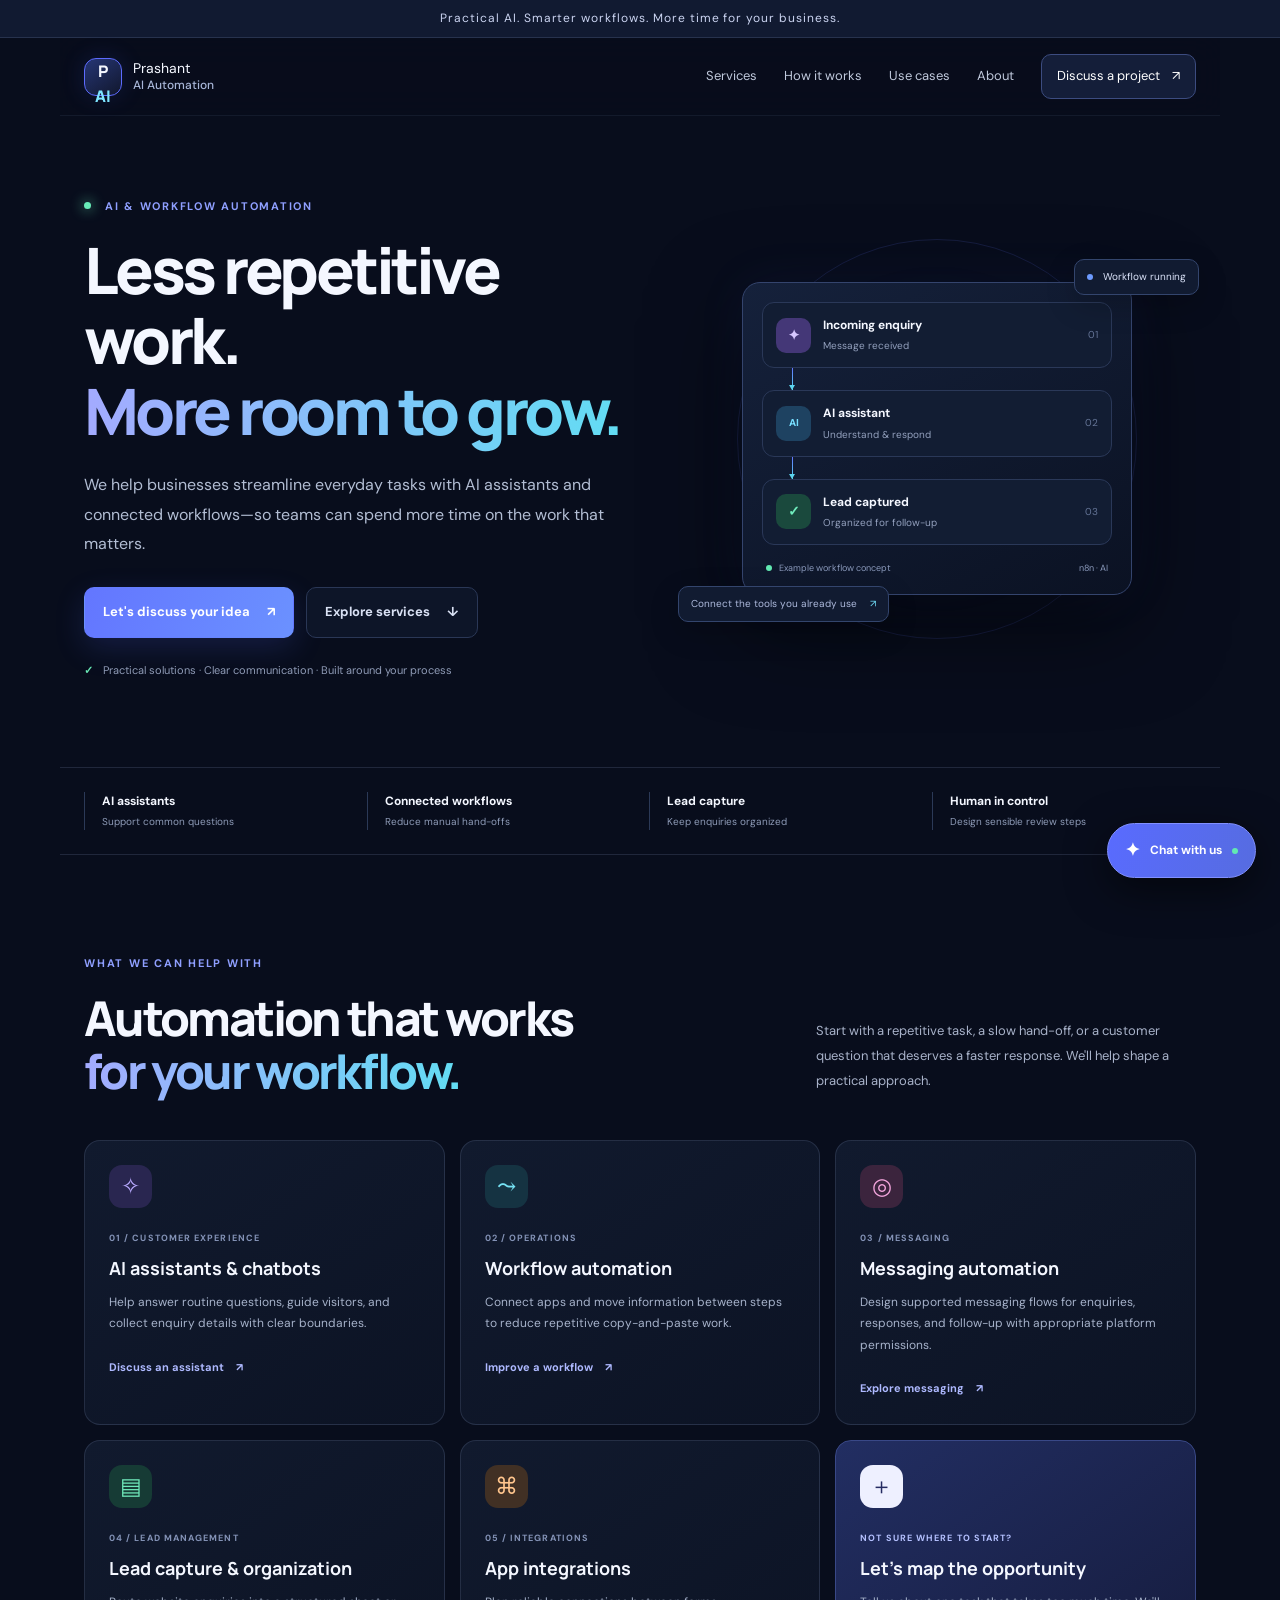
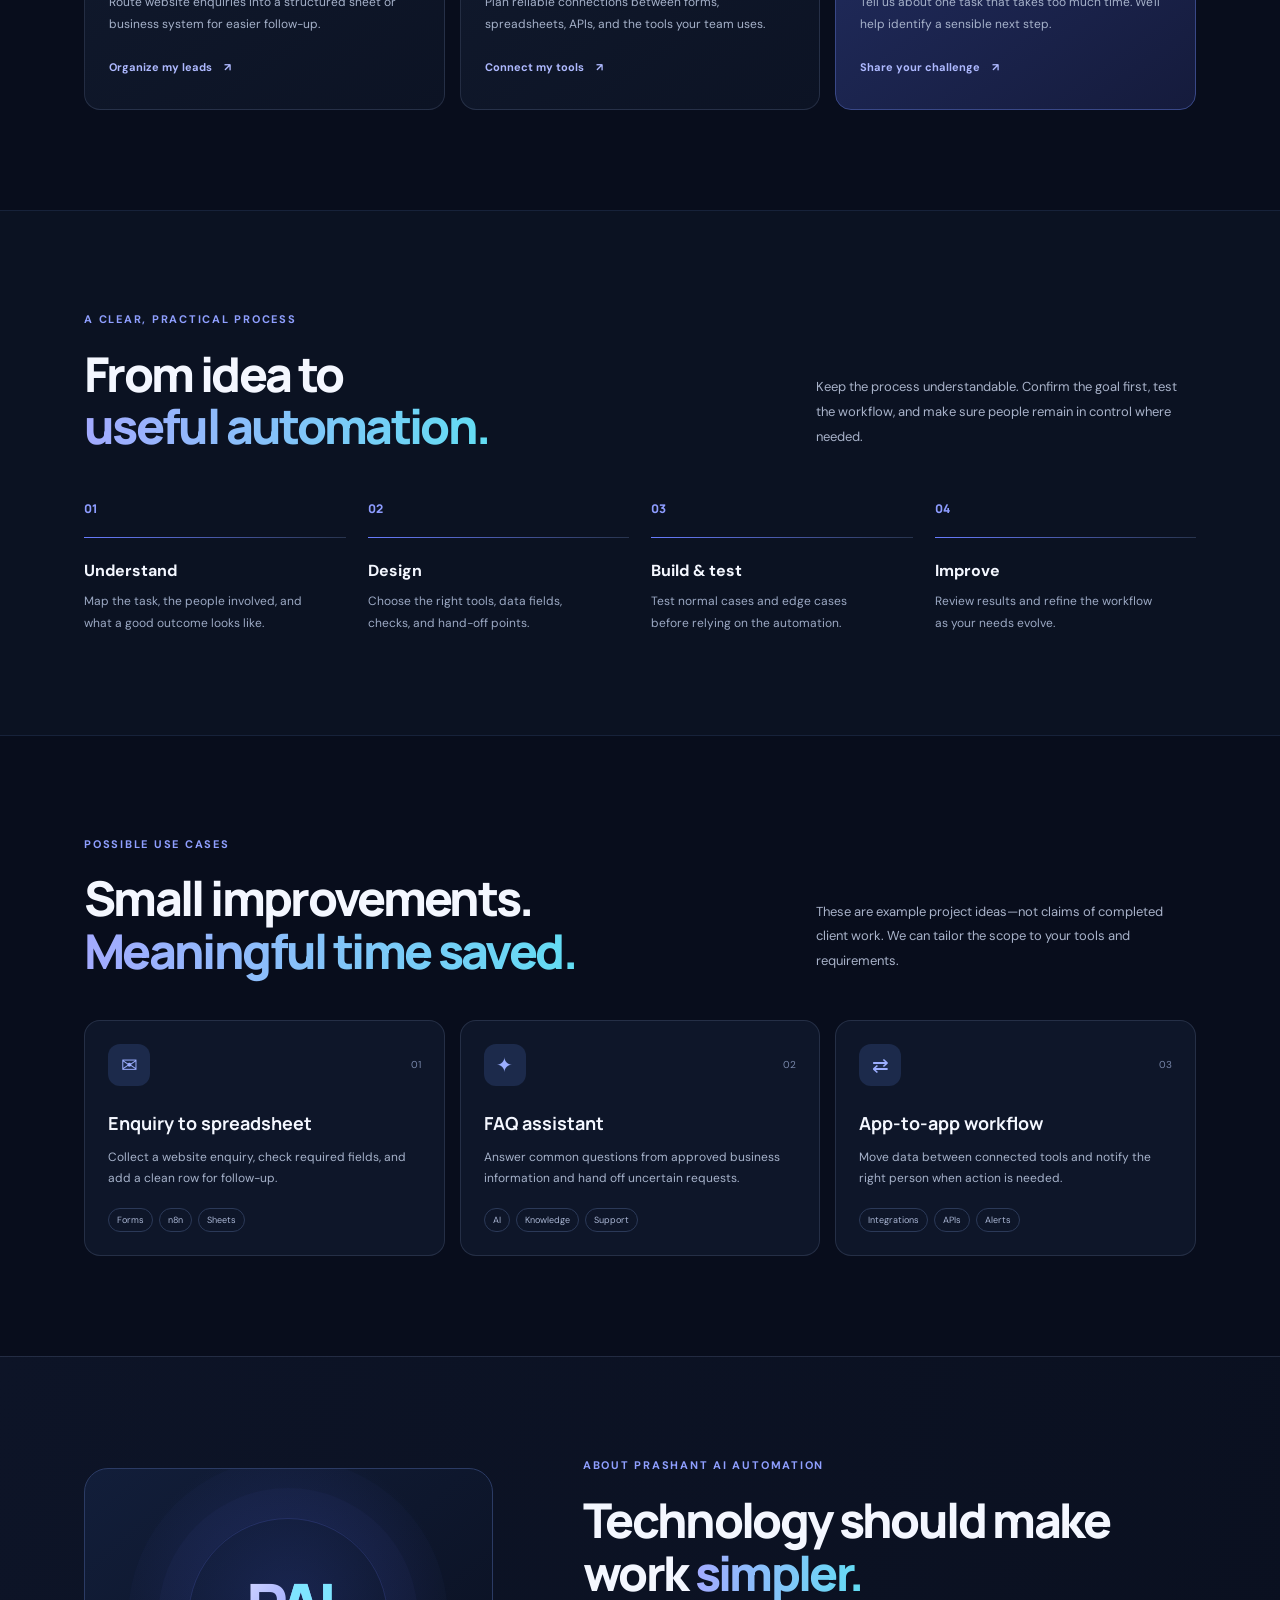
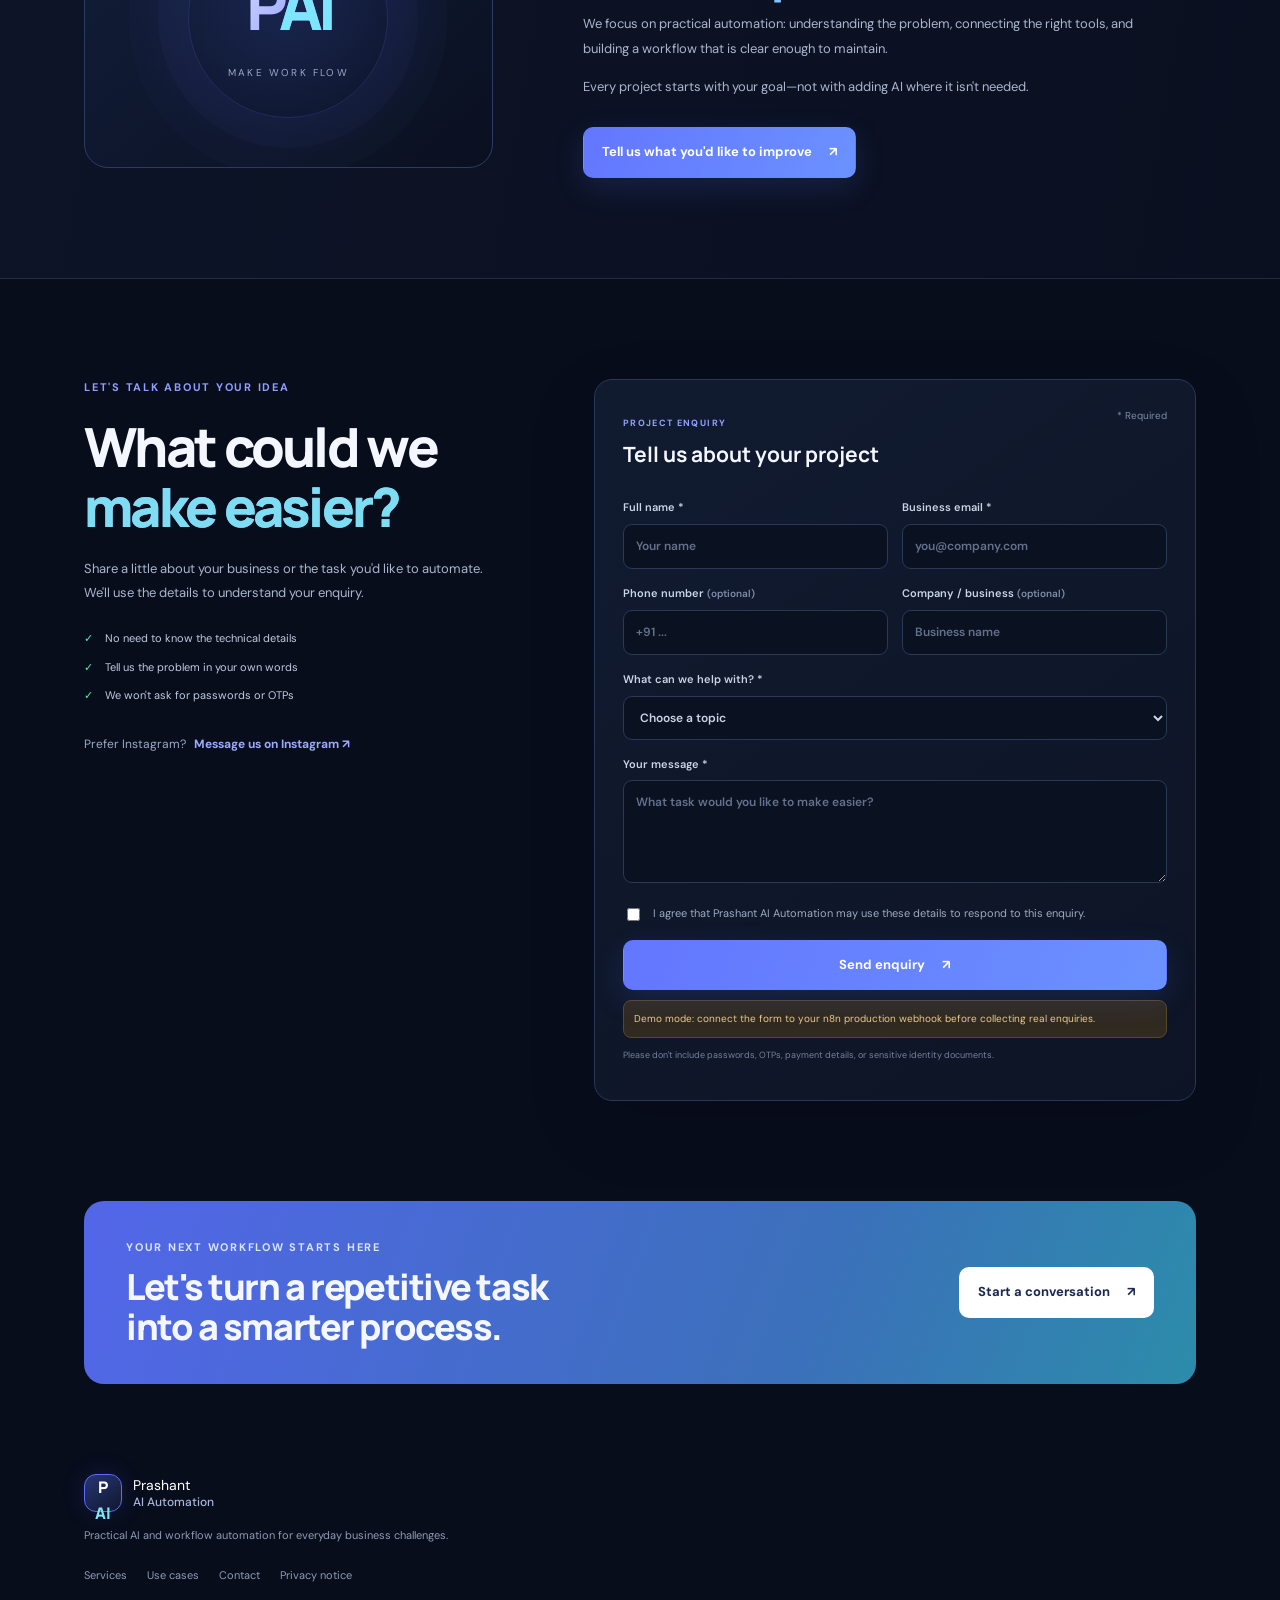
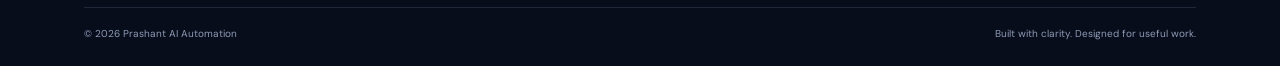
<file: index.html>
<!doctype html>
<html lang="en">
<head>
  <meta charset="utf-8">
  <meta name="viewport" content="width=device-width, initial-scale=1">
  <meta name="theme-color" content="#080d1c">
  <meta name="description" content="Prashant AI Automation helps businesses simplify repetitive work with AI assistants and intelligent workflows.">
  <title>Prashant AI Automation | Work Smarter with AI</title>
  <link rel="stylesheet" href="styles.css">
</head>
<body>
  <div class="announcement">Practical AI. Smarter workflows. More time for your business.</div>
  <header class="site-header">
    <a class="brand" href="#home" aria-label="Prashant AI Automation home">
      <span class="brand-mark">P<span>AI</span></span>
      <span class="brand-name">Prashant <b>AI Automation</b></span>
    </a>
    <button class="menu-toggle" id="menuToggle" aria-label="Open navigation" aria-expanded="false">☰</button>
    <nav id="mainNav">
      <a href="#services">Services</a><a href="#process">How it works</a><a href="#work">Use cases</a><a href="#about">About</a>
      <a class="nav-cta" href="#contact">Discuss a project <span>↗</span></a>
    </nav>
  </header>

  <main>
    <section class="hero section" id="home">
      <div class="hero-copy">
        <div class="eyebrow"><span class="pulse"></span> AI & WORKFLOW AUTOMATION</div>
        <h1>Less repetitive work.<br><span>More room to grow.</span></h1>
        <p class="hero-intro">We help businesses streamline everyday tasks with AI assistants and connected workflows—so teams can spend more time on the work that matters.</p>
        <div class="hero-actions">
          <a class="button primary" href="#contact">Let's discuss your idea <span>↗</span></a>
          <a class="button secondary" href="#services">Explore services <span>↓</span></a>
        </div>
        <div class="trust-note"><span class="mini-check">✓</span> Practical solutions · Clear communication · Built around your process</div>
      </div>
      <div class="hero-art" aria-label="Illustration of connected automation steps">
        <div class="orb orb-one"></div><div class="orb orb-two"></div>
        <div class="art-label label-top"><span class="dot blue"></span> Workflow running</div>
        <div class="workflow-card">
          <div class="flow-node"><span class="node-icon purple">✦</span><div><b>Incoming enquiry</b><small>Message received</small></div><span class="node-state">01</span></div>
          <div class="flow-connector"><i></i></div>
          <div class="flow-node"><span class="node-icon blue-bg">AI</span><div><b>AI assistant</b><small>Understand & respond</small></div><span class="node-state">02</span></div>
          <div class="flow-connector"><i></i></div>
          <div class="flow-node"><span class="node-icon green">✓</span><div><b>Lead captured</b><small>Organized for follow-up</small></div><span class="node-state">03</span></div>
          <div class="card-footer"><span class="live-dot"></span> Example workflow concept <span class="footer-right">n8n · AI</span></div>
        </div>
        <div class="art-label label-bottom">Connect the tools you already use <span>↗</span></div>
      </div>
    </section>

    <section class="proof-strip">
      <div><b>AI assistants</b><span>Support common questions</span></div>
      <div><b>Connected workflows</b><span>Reduce manual hand-offs</span></div>
      <div><b>Lead capture</b><span>Keep enquiries organized</span></div>
      <div><b>Human in control</b><span>Design sensible review steps</span></div>
    </section>

    <section class="section" id="services">
      <div class="section-heading">
        <div><div class="eyebrow">WHAT WE CAN HELP WITH</div><h2>Automation that works<br><span>for your workflow.</span></h2></div>
        <p>Start with a repetitive task, a slow hand-off, or a customer question that deserves a faster response. We'll help shape a practical approach.</p>
      </div>
      <div class="service-grid">
        <article class="service-card"><div class="service-icon violet">✧</div><div class="card-kicker">01 / CUSTOMER EXPERIENCE</div><h3>AI assistants & chatbots</h3><p>Help answer routine questions, guide visitors, and collect enquiry details with clear boundaries.</p><a href="#contact" class="text-link">Discuss an assistant <span>↗</span></a></article>
        <article class="service-card"><div class="service-icon cyan">⤳</div><div class="card-kicker">02 / OPERATIONS</div><h3>Workflow automation</h3><p>Connect apps and move information between steps to reduce repetitive copy-and-paste work.</p><a href="#contact" class="text-link">Improve a workflow <span>↗</span></a></article>
        <article class="service-card"><div class="service-icon pink">◎</div><div class="card-kicker">03 / MESSAGING</div><h3>Messaging automation</h3><p>Design supported messaging flows for enquiries, responses, and follow-up with appropriate platform permissions.</p><a href="#contact" class="text-link">Explore messaging <span>↗</span></a></article>
        <article class="service-card"><div class="service-icon green">▤</div><div class="card-kicker">04 / LEAD MANAGEMENT</div><h3>Lead capture & organization</h3><p>Route website enquiries into a structured sheet or business system for easier follow-up.</p><a href="#contact" class="text-link">Organize my leads <span>↗</span></a></article>
        <article class="service-card"><div class="service-icon orange">⌘</div><div class="card-kicker">05 / INTEGRATIONS</div><h3>App integrations</h3><p>Plan reliable connections between forms, spreadsheets, APIs, and the tools your team uses.</p><a href="#contact" class="text-link">Connect my tools <span>↗</span></a></article>
        <article class="service-card featured-card"><div class="service-icon white-icon">＋</div><div class="card-kicker">NOT SURE WHERE TO START?</div><h3>Let's map the opportunity</h3><p>Tell us about one task that takes too much time. We'll help identify a sensible next step.</p><a href="#contact" class="text-link">Share your challenge <span>↗</span></a></article>
      </div>
    </section>

    <section class="process-section" id="process">
      <div class="section">
        <div class="section-heading">
          <div><div class="eyebrow">A CLEAR, PRACTICAL PROCESS</div><h2>From idea to<br><span>useful automation.</span></h2></div>
          <p>Keep the process understandable. Confirm the goal first, test the workflow, and make sure people remain in control where needed.</p>
        </div>
        <div class="steps">
          <article><span class="step-number">01</span><div class="step-line"></div><h3>Understand</h3><p>Map the task, the people involved, and what a good outcome looks like.</p></article>
          <article><span class="step-number">02</span><div class="step-line"></div><h3>Design</h3><p>Choose the right tools, data fields, checks, and hand-off points.</p></article>
          <article><span class="step-number">03</span><div class="step-line"></div><h3>Build & test</h3><p>Test normal cases and edge cases before relying on the automation.</p></article>
          <article><span class="step-number">04</span><div class="step-line"></div><h3>Improve</h3><p>Review results and refine the workflow as your needs evolve.</p></article>
        </div>
      </div>
    </section>

    <section class="section" id="work">
      <div class="section-heading">
        <div><div class="eyebrow">POSSIBLE USE CASES</div><h2>Small improvements.<br><span>Meaningful time saved.</span></h2></div>
        <p>These are example project ideas—not claims of completed client work. We can tailor the scope to your tools and requirements.</p>
      </div>
      <div class="usecase-grid">
        <article class="usecase"><div class="usecase-top"><span class="usecase-symbol">✉</span><span>01</span></div><h3>Enquiry to spreadsheet</h3><p>Collect a website enquiry, check required fields, and add a clean row for follow-up.</p><div class="tag-row"><span>Forms</span><span>n8n</span><span>Sheets</span></div></article>
        <article class="usecase"><div class="usecase-top"><span class="usecase-symbol">✦</span><span>02</span></div><h3>FAQ assistant</h3><p>Answer common questions from approved business information and hand off uncertain requests.</p><div class="tag-row"><span>AI</span><span>Knowledge</span><span>Support</span></div></article>
        <article class="usecase"><div class="usecase-top"><span class="usecase-symbol">⇄</span><span>03</span></div><h3>App-to-app workflow</h3><p>Move data between connected tools and notify the right person when action is needed.</p><div class="tag-row"><span>Integrations</span><span>APIs</span><span>Alerts</span></div></article>
      </div>
    </section>

    <section class="about-section" id="about">
      <div class="section about-layout">
        <div class="about-mark"><div class="about-glow"></div><div class="about-logo">P<span>AI</span></div><div class="about-caption">MAKE WORK FLOW</div></div>
        <div class="about-copy"><div class="eyebrow">ABOUT PRASHANT AI AUTOMATION</div><h2>Technology should make work <span>simpler.</span></h2><p>We focus on practical automation: understanding the problem, connecting the right tools, and building a workflow that is clear enough to maintain.</p><p>Every project starts with your goal—not with adding AI where it isn't needed.</p><a href="#contact" class="button primary">Tell us what you'd like to improve <span>↗</span></a></div>
      </div>
    </section>

    <section class="section contact-section" id="contact">
      <div class="contact-intro"><div class="eyebrow">LET'S TALK ABOUT YOUR IDEA</div><h2>What could we<br><span>make easier?</span></h2><p>Share a little about your business or the task you'd like to automate. We'll use the details to understand your enquiry.</p><div class="contact-points"><div><span>✓</span> No need to know the technical details</div><div><span>✓</span> Tell us the problem in your own words</div><div><span>✓</span> We won't ask for passwords or OTPs</div></div><div class="contact-alternate">Prefer Instagram? <a id="instagramLink" href="#" target="_blank" rel="noopener noreferrer">Message us on Instagram ↗</a></div></div>
      <form class="contact-form" id="leadForm">
        <div class="form-head"><div><span class="form-eyebrow">PROJECT ENQUIRY</span><h3>Tell us about your project</h3></div><span class="required-note">* Required</span></div>
        <div class="field-row"><label>Full name *<input name="name" autocomplete="name" required maxlength="100" placeholder="Your name"></label><label>Business email *<input type="email" name="email" autocomplete="email" required maxlength="160" placeholder="you@company.com"></label></div>
        <div class="field-row"><label>Phone number <span class="optional">(optional)</span><input type="tel" name="phone" autocomplete="tel" maxlength="30" placeholder="+91 ..."></label><label>Company / business <span class="optional">(optional)</span><input name="company" autocomplete="organization" maxlength="120" placeholder="Business name"></label></div>
        <label>What can we help with? *<select name="interest" required><option value="">Choose a topic</option><option>AI chatbot or assistant</option><option>Workflow automation</option><option>Instagram or messaging automation</option><option>Lead capture and Google Sheets</option><option>App integrations</option><option>Not sure yet — help me explore</option><option>Other</option></select></label>
        <label>Your message *<textarea name="message" required minlength="10" maxlength="3000" rows="4" placeholder="What task would you like to make easier?"></textarea></label>
        <label class="consent"><input type="checkbox" name="consent" required><span>I agree that Prashant AI Automation may use these details to respond to this enquiry.</span></label>
        <button class="button primary submit-button" type="submit">Send enquiry <span>↗</span></button>
        <p class="form-status" id="formStatus" role="status" aria-live="polite">Demo mode: connect the form to your n8n production webhook before collecting real enquiries.</p>
        <p class="privacy-note">Please don't include passwords, OTPs, payment details, or sensitive identity documents.</p>
      </form>
    </section>

    <section class="bottom-cta"><div><div class="eyebrow">YOUR NEXT WORKFLOW STARTS HERE</div><h2>Let's turn a repetitive task<br>into a smarter process.</h2></div><a class="button light-button" href="#contact">Start a conversation <span>↗</span></a></section>
  </main>

  <footer class="footer">
    <a class="brand footer-brand" href="#home"><span class="brand-mark">P<span>AI</span></span><span class="brand-name">Prashant <b>AI Automation</b></span></a>
    <p>Practical AI and workflow automation for everyday business challenges.</p>
    <div class="footer-links"><a href="#services">Services</a><a href="#work">Use cases</a><a href="#contact">Contact</a><a href="privacy.html">Privacy notice</a></div>
    <div class="footer-bottom"><span>© <span id="year"></span> Prashant AI Automation</span><span>Built with clarity. Designed for useful work.</span></div>
  </footer>

  <button class="chat-launcher" id="chatLauncher" aria-label="Open AI chat" aria-expanded="false"><span class="chat-launcher-icon">✦</span><span>Chat with us</span><span class="chat-online"></span></button>
  <section class="chat-panel" id="chatPanel" aria-label="Website chat" hidden>
    <div class="chat-head"><div class="chat-avatar">P<span>AI</span></div><div><b>Prashant AI Assistant</b><small><span class="chat-online"></span> Website assistant</small></div><button id="chatClose" aria-label="Close chat">×</button></div>
    <div class="chat-messages" id="chatMessages"><div class="chat-bubble bot">Hello! Welcome to Prashant AI Automation. What would you like help with today?</div><div class="chat-hint">Demo chat UI — connect an n8n chat webhook to enable live AI replies.</div></div>
    <form id="chatForm" class="chat-input-row"><input id="chatInput" name="message" maxlength="1500" placeholder="Write your message..." aria-label="Your message" required><button type="submit" aria-label="Send message">➤</button></form>
    <div class="chat-disclaimer">Don't share passwords, OTPs, or payment details.</div>
  </section>
  <script src="config.js"></script>
  <script src="script.js"></script>
</body>
</html>
</file>
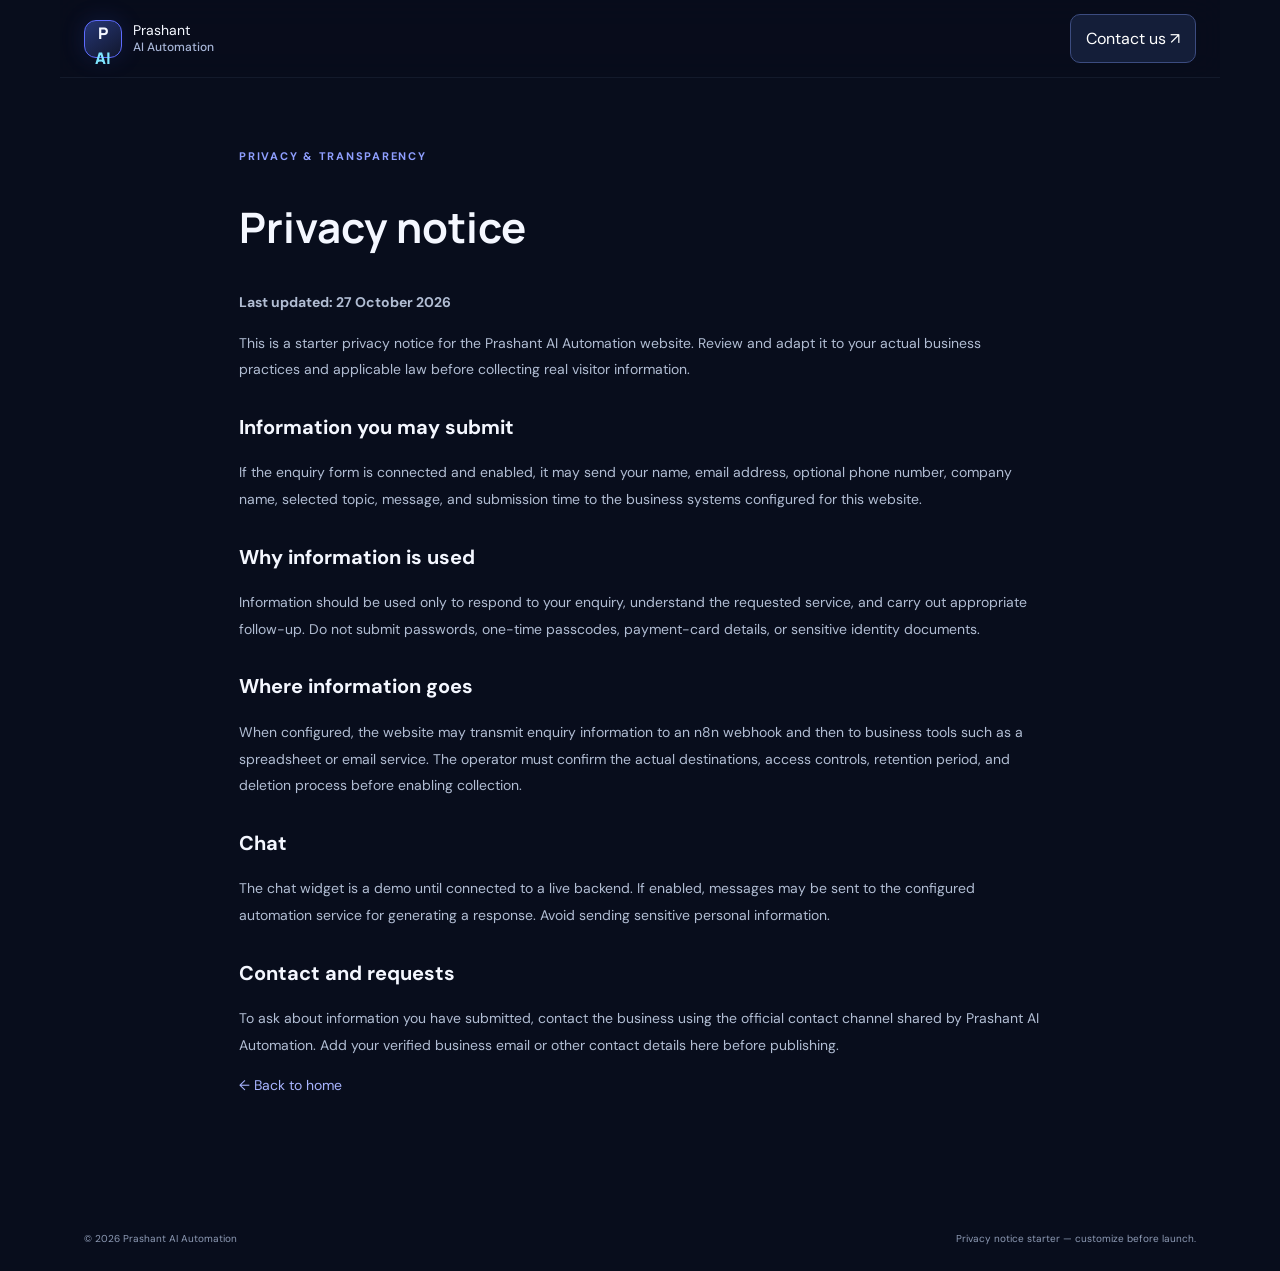
<file: privacy.html>
<!doctype html>
<html lang="en"><head><meta charset="utf-8"><meta name="viewport" content="width=device-width, initial-scale=1"><meta name="theme-color" content="#080d1c"><title>Privacy Notice | Prashant AI Automation</title><link rel="stylesheet" href="styles.css"></head>
<body><header class="site-header"><a class="brand" href="index.html"><span class="brand-mark">P<span>AI</span></span><span class="brand-name">Prashant <b>AI Automation</b></span></a><a class="nav-cta" href="index.html#contact">Contact us ↗</a></header>
<main class="privacy-page"><div class="eyebrow">PRIVACY & TRANSPARENCY</div><h1>Privacy notice</h1><p><strong>Last updated: 27 October 2026</strong></p><p>This is a starter privacy notice for the Prashant AI Automation website. Review and adapt it to your actual business practices and applicable law before collecting real visitor information.</p>
<h2>Information you may submit</h2><p>If the enquiry form is connected and enabled, it may send your name, email address, optional phone number, company name, selected topic, message, and submission time to the business systems configured for this website.</p>
<h2>Why information is used</h2><p>Information should be used only to respond to your enquiry, understand the requested service, and carry out appropriate follow-up. Do not submit passwords, one-time passcodes, payment-card details, or sensitive identity documents.</p>
<h2>Where information goes</h2><p>When configured, the website may transmit enquiry information to an n8n webhook and then to business tools such as a spreadsheet or email service. The operator must confirm the actual destinations, access controls, retention period, and deletion process before enabling collection.</p>
<h2>Chat</h2><p>The chat widget is a demo until connected to a live backend. If enabled, messages may be sent to the configured automation service for generating a response. Avoid sending sensitive personal information.</p>
<h2>Contact and requests</h2><p>To ask about information you have submitted, contact the business using the official contact channel shared by Prashant AI Automation. Add your verified business email or other contact details here before publishing.</p>
<p><a href="index.html">← Back to home</a></p></main><footer class="footer"><div class="footer-bottom"><span>© <span id="year"></span> Prashant AI Automation</span><span>Privacy notice starter — customize before launch.</span></div></footer><script>document.getElementById('year').textContent=new Date().getFullYear()</script></body></html>
</file>
<file: styles.css>
@import url('https://fonts.googleapis.com/css2?family=DM+Sans:wght@400;500;600;700&family=Manrope:wght@400;500;600;700;800&display=swap');
:root{--bg:#080d1c;--panel:#0e162a;--panel2:#111c33;--text:#f4f7ff;--muted:#a8b2c9;--blue:#6c7cff;--cyan:#56d6ef;--line:rgba(169,188,230,.15);--green:#65e6b1;--max:1160px}
*{box-sizing:border-box}html{scroll-behavior:smooth;scroll-padding-top:88px}body{margin:0;background:var(--bg);color:var(--text);font-family:'DM Sans',sans-serif;line-height:1.6}a{color:inherit;text-decoration:none}button,input,select,textarea{font:inherit}.announcement{text-align:center;background:#111a31;color:#cbd4f1;font-size:12px;letter-spacing:.08em;padding:9px 16px;border-bottom:1px solid var(--line)}.site-header{height:78px;display:flex;align-items:center;justify-content:space-between;max-width:var(--max);padding:0 24px;margin:auto;position:sticky;top:0;z-index:10;background:rgba(8,13,28,.88);backdrop-filter:blur(16px);border-bottom:1px solid rgba(169,188,230,.08)}.brand{display:flex;align-items:center;gap:11px}.brand-mark{height:38px;width:38px;border:1px solid #5d6bff;border-radius:12px;display:grid;place-items:center;font-weight:800;font-family:Manrope,sans-serif;background:linear-gradient(145deg,#263675,#11172d);box-shadow:0 0 24px #5364ff25}.brand-mark span,.about-logo span{color:#7ee5ff}.brand-name{font-size:14px;line-height:1.25}.brand-name b{display:block;font-size:12px;color:#a8b6d8;font-weight:500}.site-header nav{display:flex;align-items:center;gap:27px;font-size:13px;color:#c0c9dc}.site-header nav>a:hover,.footer-links a:hover{color:#fff}.nav-cta{padding:11px 15px;border:1px solid #3c4c80;border-radius:10px;color:#fff!important;background:#141e39}.nav-cta span,.button span,.text-link span{margin-left:9px}.menu-toggle{display:none;background:none;color:white;border:0;font-size:24px}.section{max-width:var(--max);margin:auto;padding:100px 24px}.hero{min-height:590px;display:grid;grid-template-columns:1.02fr .98fr;gap:55px;align-items:center;padding-top:82px;padding-bottom:88px}.eyebrow{font-size:11px;letter-spacing:.16em;font-weight:700;color:#8f9fff;margin-bottom:19px}.pulse{display:inline-block;width:7px;height:7px;background:#68edb9;border-radius:50%;margin:0 9px 1px 0;box-shadow:0 0 13px #68edb9}.hero h1,.section h2,.bottom-cta h2{font-family:Manrope,sans-serif;font-size:clamp(39px,5.1vw,64px);letter-spacing:-.055em;line-height:1.1;margin:0;font-weight:800}.hero h1 span,.section h2 span{background:linear-gradient(95deg,#a4aaff,#62ddf3);-webkit-background-clip:text;background-clip:text;color:transparent}.hero-intro{font-size:16px;line-height:1.85;color:#b2bdd3;max-width:540px;margin:24px 0 28px}.hero-actions{display:flex;gap:12px;flex-wrap:wrap}.button{display:inline-flex;justify-content:center;align-items:center;gap:8px;border-radius:10px;padding:14px 18px;font-weight:700;font-size:13px;border:1px solid transparent;cursor:pointer;transition:transform .2s,background .2s}.button:hover{transform:translateY(-2px)}.primary{background:linear-gradient(110deg,#6376ff,#6b91ff);color:#fff;box-shadow:0 10px 30px #536dff2b}.secondary{border-color:#2a3756;background:#0d1528;color:#d9e1f4}.trust-note{font-size:11px;color:#8f9bb6;margin-top:24px}.mini-check{color:#69e8b5;font-weight:bold;margin-right:7px}.hero-art{position:relative;min-height:410px;display:grid;place-items:center;isolation:isolate}.hero-art:before{content:"";position:absolute;width:340px;height:340px;border-radius:50%;background:radial-gradient(circle,#3e55b82b,transparent 70%);filter:blur(10px);z-index:-2}.orb{position:absolute;border:1px solid #6375ff27;border-radius:50%;z-index:-1}.orb-one{width:400px;height:400px}.orb-two{width:300px;height:300px;border-style:dashed;animation:spin 60s linear infinite}.workflow-card{width:min(100%,390px);padding:19px;border:1px solid #34446d;border-radius:18px;background:linear-gradient(150deg,#15213b,#0b1223);box-shadow:0 30px 90px #0008,0 0 50px #5365ff13}.flow-node{display:flex;align-items:center;gap:12px;background:#121d33;border:1px solid #2a3858;border-radius:12px;padding:13px}.flow-node b,.flow-node small{display:block}.flow-node b{font-size:12px}.flow-node small{font-size:10px;color:#93a0bd;margin-top:3px}.node-icon{height:35px;width:35px;display:grid;place-items:center;border-radius:10px;font-size:14px;font-weight:800}.purple{background:#443777;color:#d6c7ff}.blue-bg{background:#1e4261;color:#77dfff;font-size:10px}.green{background:#1a493d;color:#70edbd}.node-state{margin-left:auto;color:#657597;font-size:10px}.flow-connector{height:22px;padding-left:30px;display:flex;align-items:center}.flow-connector i{height:100%;width:1px;background:linear-gradient(#6276ff,#55d8ed);position:relative}.flow-connector i:after{content:"";position:absolute;bottom:0;left:-3px;border-left:3px solid transparent;border-right:3px solid transparent;border-top:5px solid #5dd5ee}.card-footer{font-size:9px;color:#8b9abc;padding:16px 4px 0;display:flex;align-items:center;gap:7px}.live-dot,.chat-online{height:6px;width:6px;background:#62e9b2;border-radius:50%;display:inline-block}.footer-right{margin-left:auto}.art-label{position:absolute;padding:9px 12px;border-radius:10px;border:1px solid #33456d;background:#111b31;font-size:10px;color:#dce4fa;box-shadow:0 10px 30px #0003}.label-top{top:25px;right:-3px}.label-bottom{bottom:22px;left:0;color:#aebadd}.label-bottom span{margin-left:10px;color:#6fdbf5}.dot{width:6px;height:6px;border-radius:50%;display:inline-block;margin-right:7px}.dot.blue{background:#6d9bff}.proof-strip{border-top:1px solid var(--line);border-bottom:1px solid var(--line);display:grid;grid-template-columns:repeat(4,1fr);max-width:var(--max);margin:auto;padding:24px;gap:18px}.proof-strip div{padding-left:17px;border-left:1px solid #2b3957}.proof-strip b,.proof-strip span{display:block}.proof-strip b{font-size:12px}.proof-strip span{font-size:10px;color:#8e9bb7;margin-top:3px}.section-heading{display:flex;align-items:end;justify-content:space-between;gap:45px;margin-bottom:42px}.section-heading h2,.about-copy h2{font-size:clamp(34px,4vw,48px)}.section-heading>p{max-width:380px;color:var(--muted);font-size:13px;line-height:1.9;margin:0 0 4px}.service-grid{display:grid;grid-template-columns:repeat(3,1fr);gap:15px}.service-card{min-height:270px;border:1px solid var(--line);border-radius:16px;padding:24px;background:linear-gradient(145deg,#111a2e,#0c1324);transition:transform .2s,border-color .2s}.service-card:hover,.usecase:hover{transform:translateY(-4px);border-color:#4b5e9a}.service-icon{height:43px;width:43px;border-radius:13px;display:grid;place-items:center;font-size:23px;margin-bottom:23px}.violet{background:#292650;color:#b9aaff}.cyan{background:#153342;color:#75e1f3}.pink{background:#3b243d;color:#f3a5dc}.service-icon.green{background:#163b35;color:#6fe9ba}.orange{background:#413024;color:#ffc58d}.card-kicker{font-size:9px;letter-spacing:.12em;color:#8493b7;font-weight:700}.service-card h3,.usecase h3{font-family:Manrope,sans-serif;font-size:18px;margin:9px 0}.service-card p,.usecase p{font-size:12px;color:#a6b2ca;line-height:1.8;margin:0 0 18px}.text-link{font-size:11px;color:#aeb9ff;font-weight:700}.featured-card{background:linear-gradient(145deg,#222e62,#151b3c);border-color:#394887}.featured-card .card-kicker{color:#b5c1ff}.white-icon{background:#eef0ff;color:#252c62}.process-section{background:#0b1222;border-top:1px solid #17223a;border-bottom:1px solid #17223a}.steps{display:grid;grid-template-columns:repeat(4,1fr);gap:22px}.steps article{position:relative}.step-number{font-family:Manrope,sans-serif;font-size:12px;color:#8d9cff;font-weight:800}.step-line{height:1px;background:linear-gradient(90deg,#687cff,#28344e);margin:16px 0 20px}.steps h3{font-size:16px;margin:0 0 8px}.steps p{font-size:12px;color:#9ca9c4;line-height:1.8;margin:0;max-width:220px}.usecase-grid{display:grid;grid-template-columns:repeat(3,1fr);gap:15px}.usecase{border:1px solid var(--line);border-radius:16px;padding:23px;background:#0e1629;transition:transform .2s,border-color .2s}.usecase-top{display:flex;align-items:center;justify-content:space-between;color:#7887aa;font-size:10px}.usecase-symbol{height:42px;width:42px;border-radius:12px;background:#1c2a4b;color:#9caeff;display:grid;place-items:center;font-size:20px}.usecase h3{margin-top:23px}.tag-row{display:flex;gap:6px;flex-wrap:wrap}.tag-row span{font-size:9px;color:#aab6d4;border:1px solid #2b3958;border-radius:20px;padding:4px 8px}.about-section{background:linear-gradient(100deg,#0d1427,#0a1020);border-top:1px solid var(--line);border-bottom:1px solid var(--line)}.about-layout{display:grid;grid-template-columns:.8fr 1.2fr;align-items:center;gap:90px}.about-mark{height:300px;border:1px solid #2b3b64;border-radius:24px;background:radial-gradient(circle at 50% 45%,#3447a34a,transparent 60%),linear-gradient(140deg,#121e3a,#0a1020);display:flex;flex-direction:column;align-items:center;justify-content:center;position:relative;overflow:hidden}.about-glow{position:absolute;width:200px;height:200px;border:1px solid #6d7dff30;border-radius:50%;box-shadow:0 0 0 30px #6d7dff09,0 0 0 60px #6d7dff06}.about-logo{position:relative;font-family:Manrope,sans-serif;font-weight:800;font-size:64px;letter-spacing:-.09em;background:linear-gradient(120deg,#d9dcff,#7186ff);color:transparent;-webkit-background-clip:text;background-clip:text}.about-caption{font-size:10px;letter-spacing:.22em;color:#98a7cb;margin-top:8px}.about-copy>p{font-size:13px;color:#aab6ce;line-height:1.9;max-width:590px}.about-copy .button{margin-top:15px}.contact-section{display:grid;grid-template-columns:.85fr 1.15fr;gap:65px;align-items:start}.contact-intro h2{font-family:Manrope,sans-serif;font-size:clamp(38px,4.5vw,54px);letter-spacing:-.05em;line-height:1.12}.contact-intro h2 span{color:#7eddf3}.contact-intro>p{font-size:13px;color:#aab6ce;line-height:1.9;max-width:400px;margin:20px 0}.contact-points{display:grid;gap:11px;margin:24px 0;font-size:11px;color:#c0cbe0}.contact-points span{color:#6be5b5;margin-right:9px}.contact-alternate{margin-top:30px;font-size:12px;color:#9ba9c4}.contact-alternate a{color:#9baaff;font-weight:700;margin-left:5px}.contact-form{border:1px solid #293858;background:linear-gradient(145deg,#111b30,#0d1425);padding:28px;border-radius:18px;box-shadow:0 25px 70px #0002}.form-head{display:flex;justify-content:space-between;align-items:start;margin-bottom:24px}.form-eyebrow{font-size:9px;letter-spacing:.15em;color:#94a2ff;font-weight:700}.form-head h3{font-family:Manrope,sans-serif;font-size:21px;margin:4px 0}.required-note,.optional{font-size:10px;color:#7f8ca8}.contact-form label{display:block;font-size:11px;color:#cbd5e8;font-weight:600;margin-bottom:16px}.field-row{display:grid;grid-template-columns:1fr 1fr;gap:14px}.contact-form input:not([type=checkbox]),.contact-form select,.contact-form textarea{width:100%;margin-top:7px;border:1px solid #2a3957;border-radius:9px;background:#0a1120;color:#f2f5ff;padding:12px;font-size:12px;outline:none}.contact-form input:focus,.contact-form select:focus,.contact-form textarea:focus,.chat-input-row input:focus{border-color:#7185ff;box-shadow:0 0 0 3px #7185ff18}.contact-form input::placeholder,.contact-form textarea::placeholder{color:#63718d}.contact-form select{color:#cbd5e8}.contact-form option{background:#0d1425}.contact-form textarea{resize:vertical;min-height:100px}.consent{display:flex!important;align-items:flex-start;gap:10px;font-weight:400!important;color:#9daac2!important;line-height:1.6}.consent input{margin-top:3px;accent-color:#7384ff}.submit-button{width:100%}.form-status{font-size:10px;color:#e9c98d;background:#302a20;border:1px solid #59472c;padding:10px;border-radius:8px;line-height:1.6}.privacy-note{font-size:9px;color:#75829e;line-height:1.6}.bottom-cta{max-width:1112px;margin:0 auto 90px;border-radius:20px;padding:38px 42px;background:linear-gradient(110deg,#5366e9,#3b70ba 65%,#2c8caa);display:flex;align-items:center;justify-content:space-between;gap:25px}.bottom-cta .eyebrow{color:#d9e4ff;margin-bottom:11px}.bottom-cta h2{font-size:clamp(24px,3vw,36px);letter-spacing:-.04em}.light-button{background:#fff;color:#1a2852;white-space:nowrap}.footer{max-width:var(--max);margin:auto;padding:0 24px 24px;color:#8e9bb5}.footer-brand{color:#fff}.footer>p{font-size:11px;margin:15px 0 22px}.footer-links{display:flex;gap:20px;flex-wrap:wrap;font-size:11px;padding-bottom:22px;border-bottom:1px solid var(--line)}.footer-bottom{display:flex;justify-content:space-between;gap:15px;padding-top:18px;font-size:10px}.chat-launcher{position:fixed;right:24px;bottom:22px;z-index:30;display:flex;align-items:center;gap:10px;border:1px solid #8190ff;background:linear-gradient(110deg,#596bff,#566ce0);color:#fff;padding:12px 17px;border-radius:999px;box-shadow:0 12px 40px #0008;cursor:pointer;font-size:12px;font-weight:700}.chat-launcher-icon{font-size:18px}.chat-panel{position:fixed;right:24px;bottom:84px;width:min(365px,calc(100vw - 28px));height:490px;max-height:calc(100dvh - 115px);z-index:31;border:1px solid #34466e;border-radius:18px;background:#0b1325;box-shadow:0 25px 80px #0009;overflow:hidden;display:flex;flex-direction:column}.chat-panel[hidden]{display:none}.chat-head{display:flex;align-items:center;gap:11px;padding:15px;background:#131f39;border-bottom:1px solid #293958}.chat-avatar{height:38px;width:38px;display:grid;place-items:center;border-radius:12px;background:#2b3a77;font-weight:800;font-size:11px}.chat-avatar span{color:#79e4f5}.chat-head b,.chat-head small{display:block}.chat-head b{font-size:12px}.chat-head small{font-size:10px;color:#9aa9c4;margin-top:3px}.chat-head button{margin-left:auto;border:0;background:none;color:#cbd6ef;font-size:24px;cursor:pointer}.chat-messages{flex:1;overflow:auto;padding:16px;display:flex;flex-direction:column;gap:10px}.chat-bubble{max-width:88%;padding:11px 13px;border-radius:12px;font-size:12px;line-height:1.7;white-space:pre-wrap;overflow-wrap:anywhere}.chat-bubble.bot{align-self:flex-start;background:#172440;border:1px solid #2c3c5e;color:#e0e7f6;border-bottom-left-radius:4px}.chat-bubble.user{align-self:flex-end;background:#4d61cf;color:#fff;border-bottom-right-radius:4px}.chat-hint{font-size:9px;color:#7e8eac;line-height:1.6}.chat-input-row{display:flex;gap:8px;padding:12px;border-top:1px solid #263653}.chat-input-row input{flex:1;min-width:0;border:1px solid #2d3d5d;border-radius:9px;background:#080f1e;color:white;padding:11px;font-size:12px;outline:none}.chat-input-row button{width:40px;border:0;border-radius:9px;background:#6578ff;color:white;cursor:pointer}.chat-disclaimer{padding:0 13px 12px;font-size:9px;color:#7786a3}.privacy-page{max-width:850px;margin:auto;padding:70px 24px 100px}.privacy-page h1{font-family:Manrope,sans-serif;font-size:42px}.privacy-page h2{font-size:20px;margin-top:28px}.privacy-page p,.privacy-page li{font-size:14px;color:#b1bdd3;line-height:1.9}.privacy-page a{color:#a8b4ff}
@keyframes spin{to{transform:rotate(360deg)}}
@media(max-width:850px){.site-header nav{gap:14px}.hero{gap:25px}.hero h1{font-size:48px}.proof-strip{grid-template-columns:repeat(2,1fr)}.service-grid{grid-template-columns:repeat(2,1fr)}.about-layout{gap:35px}.contact-section{gap:28px}.bottom-cta{margin-left:20px;margin-right:20px}}
@media(max-width:650px){.announcement{font-size:10px}.site-header{height:68px;padding:0 18px}.menu-toggle{display:block}.site-header nav{display:none;position:absolute;left:12px;right:12px;top:62px;padding:16px;border:1px solid #2c3b5d;border-radius:14px;background:#0d1528;flex-direction:column;align-items:stretch;gap:4px}.site-header nav.open{display:flex}.site-header nav a{padding:11px}.hero{grid-template-columns:1fr;padding-top:65px;padding-bottom:45px;gap:20px}.hero h1{font-size:44px}.hero-intro{font-size:14px}.hero-art{min-height:360px}.orb-one{width:320px;height:320px}.orb-two{width:260px;height:260px}.label-top{right:0;top:7px}.label-bottom{left:0;bottom:3px}.section{padding:70px 20px}.proof-strip{padding:20px;gap:20px 12px}.proof-strip div{padding-left:10px}.section-heading{display:block}.section-heading>p{margin-top:20px}.service-grid,.usecase-grid{grid-template-columns:1fr}.service-card{min-height:0}.steps{grid-template-columns:repeat(2,1fr);gap:30px 18px}.about-layout{grid-template-columns:1fr;gap:35px}.about-mark{height:230px}.contact-section{grid-template-columns:1fr}.contact-form{padding:20px}.field-row{grid-template-columns:1fr;gap:0}.bottom-cta{margin:0 14px 65px;padding:28px 23px;align-items:flex-start;flex-direction:column}.footer-bottom{flex-direction:column}.chat-launcher{right:14px;bottom:14px}.chat-panel{right:14px;bottom:76px}.hero-actions .button{font-size:12px}.trust-note{line-height:1.8}}
@media(prefers-reduced-motion:reduce){*,*::before,*::after{scroll-behavior:auto!important;animation:none!important;transition:none!important}}
</file>
